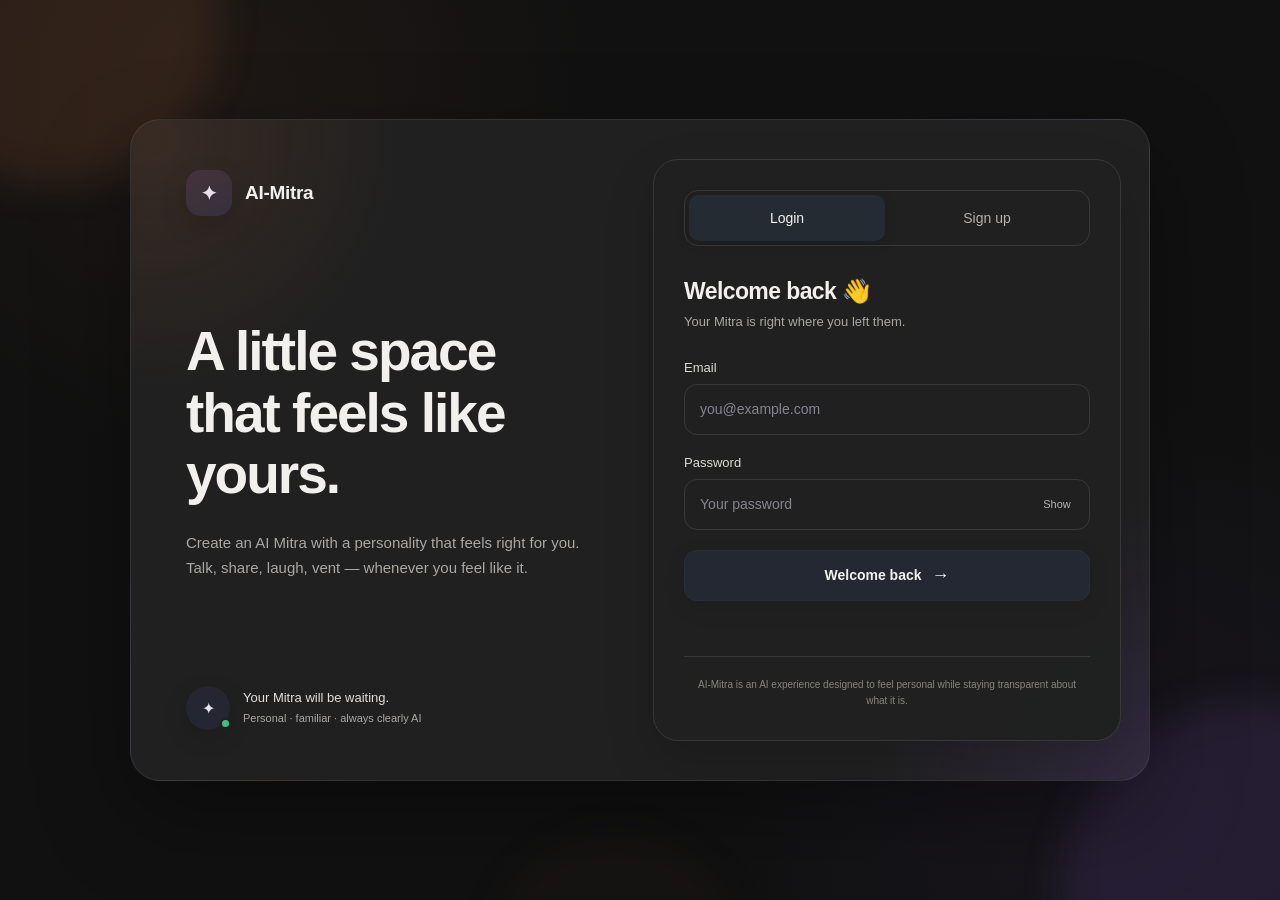
<file: frontend/index.html>
<!DOCTYPE html>
<html lang="en">
<head>
    <meta charset="UTF-8">
    <meta name="viewport" content="width=device-width, initial-scale=1.0">

    <title>AI-Mitra | Your Space to Talk</title>

    <link rel="stylesheet" href="style.css">
</head>

<body class="auth-page">

    <!-- Ambient Background -->
    <div class="ambient-orb orb-one"></div>
    <div class="ambient-orb orb-two"></div>
    <div class="ambient-orb orb-three"></div>

    <main class="auth-container">

        <!-- LEFT SIDE -->
        <section class="auth-intro">

            <div class="brand">
                <div class="brand-icon">✦</div>
                <span>AI-Mitra</span>
            </div>

            <div class="intro-content">

                <p class="eyebrow">
                    YOUR PERSONAL AI COMPANION
                </p>

                <h1>
                    A little space
                    <br>
                    that feels like
                    <span>yours.</span>
                </h1>

                <p class="intro-description">
                    Create an AI Mitra with a personality that feels
                    right for you. Talk, share, laugh, vent — whenever
                    you feel like it.
                </p>

            </div>

            <div class="mitra-presence">

                <div class="mini-avatar">
                    ✦
                    <span class="online-dot"></span>
                </div>

                <div>
                    <p>Your Mitra will be waiting.</p>
                    <span>
                        Personal · familiar · always clearly AI
                    </span>
                </div>

            </div>

        </section>


        <!-- RIGHT SIDE -->
        <section class="auth-card">

            <!-- Mobile Logo -->
            <div class="mobile-brand">
                <div class="brand-icon">✦</div>

                <div>
                    <strong>AI-Mitra</strong>
                    <span>Your space to talk</span>
                </div>
            </div>


            <!-- LOGIN / SIGNUP SWITCH -->
            <div class="auth-tabs">

                <button
                    type="button"
                    id="loginTab"
                    class="auth-tab active"
                >
                    Login
                </button>

                <button
                    type="button"
                    id="signupTab"
                    class="auth-tab"
                >
                    Sign up
                </button>

            </div>


            <!-- LOGIN -->
            <form id="loginForm" class="auth-form">

                <div class="form-heading">
                    <h2>Welcome back 👋</h2>

                    <p>
                        Your Mitra is right where you left them.
                    </p>
                </div>


                <div class="input-group">

                    <label for="loginEmail">
                        Email
                    </label>

                    <input
                        id="loginEmail"
                        type="email"
                        placeholder="you@example.com"
                        autocomplete="email"
                        required
                    >

                </div>


                <div class="input-group">

                    <label for="loginPassword">
                        Password
                    </label>

                    <div class="password-wrapper">

                        <input
                            id="loginPassword"
                            type="password"
                            placeholder="Your password"
                            autocomplete="current-password"
                            required
                        >

                        <button
                            type="button"
                            class="password-toggle"
                            data-target="loginPassword"
                        >
                            Show
                        </button>

                    </div>

                </div>


                <button
                    type="submit"
                    class="primary-button"
                >
                    Welcome back
                    <span>→</span>
                </button>

                <p
                    id="loginMessage"
                    class="form-message"
                ></p>

            </form>


            <!-- SIGNUP -->
            <form
                id="signupForm"
                class="auth-form hidden"
            >

                <div class="form-heading">

                    <h2>
                        Let's create your space ✨
                    </h2>

                    <p>
                        First you. Then we'll create your Mitra.
                    </p>

                </div>


                <div class="input-group">

                    <label for="signupName">
                        Your name
                    </label>

                    <input
                        id="signupName"
                        type="text"
                        placeholder="What should we call you?"
                        autocomplete="name"
                        maxlength="50"
                        required
                    >

                </div>


                <div class="input-group">

                    <label for="signupEmail">
                        Email
                    </label>

                    <input
                        id="signupEmail"
                        type="email"
                        placeholder="you@example.com"
                        autocomplete="email"
                        required
                    >

                </div>


                <div class="input-group">

                    <label for="signupPassword">
                        Create password
                    </label>

                    <div class="password-wrapper">

                        <input
                            id="signupPassword"
                            type="password"
                            placeholder="At least 6 characters"
                            autocomplete="new-password"
                            minlength="6"
                            required
                        >

                        <button
                            type="button"
                            class="password-toggle"
                            data-target="signupPassword"
                        >
                            Show
                        </button>

                    </div>

                </div>


                <button
                    type="submit"
                    class="primary-button"
                >
                    Create my space
                    <span>→</span>
                </button>

                <p
                    id="signupMessage"
                    class="form-message"
                ></p>

            </form>


            <div class="auth-footer">
                AI-Mitra is an AI experience designed to feel
                personal while staying transparent about what it is.
            </div>

        </section>

    </main>

    <script src="script.js"></script>

</body>
</html>
</file>
<file: frontend/style.css>
/* =========================================================
   AI-MITRA — CHAPTER 9.1
   WARM GRAPHITE AUTH THEME
   ========================================================= */

   * {
    margin: 0;
    padding: 0;
    box-sizing: border-box;
}

:root {
    /* Core surfaces */
    --page-bg: #111111;
    --shell-bg: #202020;
    --card-bg: #202120;
    --input-bg: #202020;

    /* Soft borders */
    --border: #383838;
    --border-soft: rgba(255, 255, 255, 0.08);
    --border-focus: #596170;

    /* Typography */
    --text: #f2f0ed;
    --muted: #aaa7a4;
    --muted-soft: #777573;

    /* Screenshot-inspired accents */
    --button: #242832;
    --button-hover: #2c313d;

    --warm-glow: rgba(126, 76, 49, 0.30);
    --violet-glow: rgba(93, 69, 143, 0.28);

    --icon-bg: #3a2d32;

    --green: #43bd8b;

    --shadow: 0 35px 90px rgba(0, 0, 0, 0.35);
}

html {
    min-height: 100%;
}

body {
    font-family:
        Inter,
        -apple-system,
        BlinkMacSystemFont,
        "Segoe UI",
        sans-serif;

    color: var(--text);
}


/* =========================================================
   AUTH PAGE
   ========================================================= */

.auth-page {
    position: relative;

    min-height: 100vh;

    display: flex;
    align-items: center;
    justify-content: center;

    padding: 34px;

    overflow-x: hidden;

    background:
        radial-gradient(
            circle at 18% 10%,
            rgba(117, 70, 45, 0.13),
            transparent 28%
        ),
        radial-gradient(
            circle at 88% 90%,
            rgba(83, 61, 128, 0.12),
            transparent 30%
        ),
        var(--page-bg);
}


/* =========================================================
   AMBIENT ORBS
   ========================================================= */

.ambient-orb {
    position: fixed;

    border-radius: 50%;

    pointer-events: none;

    filter: blur(20px);

    z-index: 0;

    animation: ambientFloat 12s ease-in-out infinite;
}


/* Warm brown — top left */

.orb-one {
    width: 330px;
    height: 330px;

    top: -145px;
    left: -110px;

    background: var(--warm-glow);

    opacity: 0.8;
}


/* Dusty violet — bottom right */

.orb-two {
    width: 390px;
    height: 390px;

    right: -170px;
    bottom: -190px;

    background: var(--violet-glow);

    opacity: 0.75;

    animation-delay: -4s;
}


/* Barely visible middle ambience */

.orb-three {
    width: 260px;
    height: 260px;

    left: 38%;
    bottom: -190px;

    background: rgba(120, 82, 66, 0.10);

    opacity: 0.55;

    animation-delay: -7s;
}


@keyframes ambientFloat {

    0%,
    100% {
        transform:
            translate3d(0, 0, 0)
            scale(1);
    }

    50% {
        transform:
            translate3d(18px, 12px, 0)
            scale(1.05);
    }
}


/* =========================================================
   MAIN SHELL
   ========================================================= */

.auth-container {
    position: relative;
    z-index: 1;

    width: 100%;
    max-width: 1020px;
    min-height: 660px;

    display: grid;
    grid-template-columns: 1fr 0.95fr;

    gap: 0;

    overflow: hidden;

    border: 1px solid var(--border-soft);

    border-radius: 30px;

    background:
        radial-gradient(
            circle at 2% 3%,
            rgba(129, 76, 47, 0.25),
            transparent 21%
        ),
        radial-gradient(
            circle at 100% 100%,
            rgba(89, 66, 137, 0.30),
            transparent 23%
        ),
        var(--shell-bg);

    box-shadow: var(--shadow);
}


/* =========================================================
   LEFT SIDE
   ========================================================= */

.auth-intro {
    min-height: 660px;

    padding: 50px 55px;

    display: flex;
    flex-direction: column;
    justify-content: space-between;
}


.brand {
    display: flex;
    align-items: center;

    gap: 13px;

    font-size: 19px;
    font-weight: 650;

    letter-spacing: -0.3px;
}


.brand-icon {
    width: 46px;
    height: 46px;

    display: flex;
    align-items: center;
    justify-content: center;

    border-radius: 15px;

    background:
        linear-gradient(
            145deg,
            #463239,
            #34313d
        );

    color: #e7e1ed;

    font-size: 19px;

    box-shadow:
        0 10px 28px rgba(0, 0, 0, 0.15);

    animation: brandFloat 4.5s ease-in-out infinite;
}


@keyframes brandFloat {

    0%,
    100% {
        transform:
            translateY(0)
            rotate(0deg);
    }

    50% {
        transform:
            translateY(-4px)
            rotate(3deg);
    }
}


.intro-content {
    max-width: 430px;
}


.eyebrow {
    display: none;
}


.intro-content h1 {
    margin-bottom: 24px;

    font-size: clamp(40px, 4.4vw, 55px);

    line-height: 1.12;

    letter-spacing: -2px;

    font-weight: 650;

    color: var(--text);
}


.intro-content h1 span {
    color: var(--text);
}


.intro-description {
    max-width: 400px;

    color: var(--muted);

    font-size: 15px;

    line-height: 1.7;
}


/* =========================================================
   MITRA PRESENCE
   ========================================================= */

.mitra-presence {
    display: flex;
    align-items: center;

    gap: 13px;
}


.mini-avatar {
    position: relative;

    flex-shrink: 0;

    width: 44px;
    height: 44px;

    display: flex;
    align-items: center;
    justify-content: center;

    border-radius: 50%;

    background: #242732;

    color: #e8e5ef;

    box-shadow:
        0 8px 25px rgba(0, 0, 0, 0.16);
}


.online-dot {
    position: absolute;

    right: -1px;
    bottom: 1px;

    width: 11px;
    height: 11px;

    border: 2px solid var(--shell-bg);

    border-radius: 50%;

    background: var(--green);

    animation: onlinePulse 2.6s ease-in-out infinite;
}


@keyframes onlinePulse {

    0%,
    100% {
        opacity: 1;
        transform: scale(1);
    }

    50% {
        opacity: 0.55;
        transform: scale(0.82);
    }
}


.mitra-presence p {
    margin-bottom: 3px;

    font-size: 13px;

    color: #e2dfdc;
}


.mitra-presence span {
    color: var(--muted);

    font-size: 11px;
}


/* =========================================================
   RIGHT AUTH CARD
   ========================================================= */

.auth-card {
    align-self: center;

    margin: 28px 28px 28px 0;

    padding: 30px;

    border: 1px solid var(--border);

    border-radius: 25px;

    background: rgba(31, 32, 31, 0.97);

    box-shadow:
        0 20px 50px rgba(0, 0, 0, 0.16);

    animation: cardEnter 0.55s ease both;
}


@keyframes cardEnter {

    from {
        opacity: 0;
        transform: translateY(10px);
    }

    to {
        opacity: 1;
        transform: translateY(0);
    }
}


/* =========================================================
   MOBILE BRAND
   ========================================================= */

.mobile-brand {
    display: none;

    align-items: center;

    gap: 12px;

    margin-bottom: 25px;
}


.mobile-brand > div:last-child {
    display: flex;
    flex-direction: column;

    gap: 3px;
}


.mobile-brand strong {
    font-size: 16px;
}


.mobile-brand span {
    color: var(--muted);

    font-size: 11px;
}


/* =========================================================
   TABS
   ========================================================= */

.auth-tabs {
    display: grid;
    grid-template-columns: 1fr 1fr;

    gap: 4px;

    padding: 4px;

    margin-bottom: 32px;

    border: 1px solid var(--border);

    border-radius: 14px;

    background: #202020;
}


.auth-tab {
    min-height: 46px;

    border: 0;

    border-radius: 10px;

    background: transparent;

    color: #b4b1ae;

    font-family: inherit;
    font-size: 14px;
    font-weight: 500;

    cursor: pointer;

    transition:
        background 0.22s ease,
        color 0.22s ease,
        transform 0.22s ease;
}


.auth-tab:hover {
    color: var(--text);
}


.auth-tab.active {
    background: #242b33;

    color: #f4f2ef;

    box-shadow:
        0 4px 14px rgba(0, 0, 0, 0.10);
}


/* =========================================================
   FORMS
   ========================================================= */

.auth-form {
    animation: formEnter 0.3s ease both;
}


.auth-form.hidden {
    display: none;
}


@keyframes formEnter {

    from {
        opacity: 0;
        transform: translateY(6px);
    }

    to {
        opacity: 1;
        transform: translateY(0);
    }
}


.form-heading {
    margin-bottom: 27px;
}


.form-heading h2 {
    margin-bottom: 7px;

    font-size: 23px;
    font-weight: 620;

    letter-spacing: -0.6px;
}


.form-heading p {
    color: var(--muted);

    font-size: 13px;

    line-height: 1.55;
}


/* =========================================================
   INPUTS
   ========================================================= */

.input-group {
    margin-bottom: 20px;
}


.input-group label {
    display: block;

    margin-bottom: 9px;

    color: #dedbd7;

    font-size: 13px;
    font-weight: 500;
}


.input-group input {
    width: 100%;
    min-height: 51px;

    padding: 0 15px;

    border: 1px solid var(--border);

    border-radius: 13px;

    outline: none;

    background: var(--input-bg);

    color: var(--text);

    font-family: inherit;
    font-size: 14px;

    transition:
        border-color 0.2s ease,
        background 0.2s ease,
        box-shadow 0.2s ease;
}


.input-group input::placeholder {
    color: #85858e;
}


.input-group input:hover {
    border-color: #484848;
}


.input-group input:focus {
    border-color: var(--border-focus);

    background: #212224;

    box-shadow:
        0 0 0 3px rgba(85, 94, 109, 0.12);
}


/* =========================================================
   PASSWORD
   ========================================================= */

.password-wrapper {
    position: relative;
}


.password-wrapper input {
    padding-right: 68px;
}


.password-toggle {
    position: absolute;

    top: 50%;
    right: 9px;

    transform: translateY(-50%);

    min-width: 48px;
    min-height: 34px;

    border: 0;

    border-radius: 8px;

    background: transparent;

    color: #b5b2ae;

    font-family: inherit;
    font-size: 11px;

    cursor: pointer;

    transition:
        color 0.2s ease,
        background 0.2s ease;
}


.password-toggle:hover {
    color: white;

    background: rgba(255, 255, 255, 0.04);
}


/* =========================================================
   MAIN BUTTON
   ========================================================= */

.primary-button {
    width: 100%;
    min-height: 51px;

    margin-top: 4px;

    display: flex;
    align-items: center;
    justify-content: center;

    gap: 10px;

    border: 1px solid rgba(255, 255, 255, 0.025);

    border-radius: 13px;

    background: var(--button);

    color: #f4f2ef;

    font-family: inherit;
    font-size: 14px;
    font-weight: 550;

    cursor: pointer;

    box-shadow:
        0 7px 22px rgba(0, 0, 0, 0.10);

    transition:
        transform 0.2s ease,
        background 0.2s ease,
        box-shadow 0.2s ease;
}


.primary-button span {
    font-size: 18px;

    transition: transform 0.2s ease;
}


.primary-button:hover {
    transform: translateY(-2px);

    background: var(--button-hover);

    box-shadow:
        0 10px 28px rgba(0, 0, 0, 0.17);
}


.primary-button:hover span {
    transform: translateX(3px);
}


.primary-button:active {
    transform: translateY(0);
}


/* =========================================================
   MESSAGES + FOOTER
   ========================================================= */

.form-message {
    min-height: 20px;

    margin-top: 13px;

    color: var(--muted);

    text-align: center;

    font-size: 11px;
}


.auth-footer {
    margin-top: 22px;

    padding: 20px 10px 0;

    border-top: 1px solid var(--border);

    color: #888581;

    text-align: center;

    font-size: 10px;

    line-height: 1.65;
}


/* =========================================================
   RESPONSIVE
   ========================================================= */

@media (max-width: 850px) {

    .auth-page {
        padding: 24px;
    }

    .auth-container {
        max-width: 520px;
        min-height: auto;

        display: block;
    }

    .auth-intro {
        display: none;
    }

    .mobile-brand {
        display: flex;
    }

    .auth-card {
        margin: 20px;

        padding: 30px;
    }
}


@media (max-width: 520px) {

    .auth-page {
        align-items: flex-start;

        padding: 14px;

        padding-top: 25px;
    }

    .auth-container {
        border-radius: 24px;
    }

    .auth-card {
        margin: 12px;

        padding: 24px 20px;

        border-radius: 20px;
    }

    .brand-icon {
        width: 42px;
        height: 42px;

        border-radius: 13px;
    }

    .form-heading h2 {
        font-size: 21px;
    }
}


/* =========================================================
   REDUCED MOTION
   ========================================================= */

@media (prefers-reduced-motion: reduce) {

    *,
    *::before,
    *::after {
        animation-duration: 0.01ms !important;
        animation-iteration-count: 1 !important;
        transition-duration: 0.01ms !important;
    }
}


/* =========================================================
   EXISTING ONBOARDING — TEMPORARILY PRESERVED
   ========================================================= */

.onboarding {
    width: 90%;
    max-width: 700px;
    margin: 60px auto;
}

.onboarding-header {
    text-align: center;
    margin-bottom: 40px;
}

.onboarding-header h1 {
    font-size: 42px;
    margin-bottom: 15px;
}

.onboarding-header p {
    color: #a9b1ba;
    font-size: 17px;
    line-height: 1.6;
}

#mitraForm {
    background: #161b22;
    padding: 35px;
    border-radius: 18px;
}

.form-group {
    margin-bottom: 30px;
}

.form-group > label {
    display: block;
    font-size: 16px;
    font-weight: bold;
    margin-bottom: 12px;
}

.onboarding input[type="text"],
.onboarding textarea {
    width: 100%;
    background: #0d1117;
    color: white;
    border: 1px solid #30363d;
    border-radius: 10px;
    padding: 14px;
    font-size: 15px;
}

.onboarding textarea {
    resize: vertical;
}

.identity-options,
.personality-options {
    display: flex;
    flex-wrap: wrap;
    gap: 12px;
}

.identity-options label,
.personality-options label {
    background: #0d1117;
    border: 1px solid #30363d;
    padding: 11px 15px;
    border-radius: 10px;
    cursor: pointer;
}

.create-button {
    width: 100%;
    margin-top: 5px;
}




/* =========================================================
   AI-MITRA — CHAPTER 9.2
   MY MITRAS DASHBOARD
   ========================================================= */

   .dashboard-page {
    position: relative;
    min-height: 100vh;
    overflow-x: hidden;
    background:
        radial-gradient(
            circle at 8% 5%,
            rgba(117, 70, 45, 0.12),
            transparent 27%
        ),
        radial-gradient(
            circle at 92% 90%,
            rgba(83, 61, 128, 0.12),
            transparent 30%
        ),
        var(--page-bg);

    color: var(--text);
}


/* =========================================================
   AMBIENT BACKGROUND
   ========================================================= */

.dashboard-orb {
    position: fixed;
    z-index: 0;

    border-radius: 50%;

    pointer-events: none;

    filter: blur(30px);

    animation: dashboardFloat 12s ease-in-out infinite;
}

.dashboard-orb-one {
    width: 360px;
    height: 360px;

    top: -180px;
    left: -140px;

    background: var(--warm-glow);

    opacity: 0.6;
}

.dashboard-orb-two {
    width: 420px;
    height: 420px;

    right: -200px;
    bottom: -210px;

    background: var(--violet-glow);

    opacity: 0.55;

    animation-delay: -5s;
}

@keyframes dashboardFloat {

    0%,
    100% {
        transform: translate3d(0, 0, 0) scale(1);
    }

    50% {
        transform: translate3d(15px, 12px, 0) scale(1.04);
    }
}


/* =========================================================
   DASHBOARD SHELL
   ========================================================= */

.dashboard-shell {
    position: relative;
    z-index: 1;

    width: min(1180px, calc(100% - 48px));

    margin: 0 auto;

    padding-bottom: 45px;
}


/* =========================================================
   HEADER
   ========================================================= */

.dashboard-header {
    min-height: 105px;

    display: flex;
    align-items: center;
    justify-content: space-between;

    border-bottom: 1px solid var(--border-soft);
}

.dashboard-brand {
    display: flex;
    align-items: center;

    gap: 12px;

    font-size: 18px;
    font-weight: 650;
}

.dashboard-brand .brand-icon {
    width: 42px;
    height: 42px;

    border-radius: 14px;

    font-size: 17px;
}

.dashboard-user {
    display: flex;
    align-items: center;

    gap: 12px;
}

.user-text {
    display: flex;
    flex-direction: column;

    text-align: right;

    gap: 2px;
}

.user-text span {
    color: var(--muted);

    font-size: 10px;
}

.user-text strong {
    font-size: 13px;
    font-weight: 600;
}

.user-avatar {
    width: 40px;
    height: 40px;

    display: flex;
    align-items: center;
    justify-content: center;

    border: 1px solid var(--border);

    border-radius: 50%;

    background: #252526;

    color: #ddd9d4;

    font-size: 13px;
    font-weight: 650;
}


/* =========================================================
   WELCOME
   ========================================================= */

.dashboard-welcome {
    padding: 70px 0 55px;
}

.dashboard-label {
    margin-bottom: 14px;

    color: #918c87;

    font-size: 10px;
    font-weight: 700;

    letter-spacing: 2px;
}

.dashboard-welcome h1 {
    margin-bottom: 12px;

    font-size: clamp(36px, 5vw, 55px);

    line-height: 1.08;

    letter-spacing: -2px;

    font-weight: 620;
}

.dashboard-welcome h1 span {
    color: #bbb5af;
}

.dashboard-welcome > p:last-child {
    color: var(--muted);

    font-size: 15px;
}


/* =========================================================
   SECTION HEADING
   ========================================================= */

.mitras-section {
    padding-bottom: 65px;
}

.section-heading {
    display: flex;
    align-items: flex-end;
    justify-content: space-between;

    gap: 20px;

    margin-bottom: 24px;
}

.section-heading h2 {
    margin-bottom: 5px;

    font-size: 20px;
    font-weight: 600;
}

.section-heading p {
    color: var(--muted);

    font-size: 12px;
}

.create-mitra-top {
    min-height: 42px;

    display: flex;
    align-items: center;
    justify-content: center;

    gap: 8px;

    padding: 0 16px;

    border: 1px solid var(--border);

    border-radius: 11px;

    background: #202121;

    color: #e7e3df;

    font-family: inherit;
    font-size: 12px;
    font-weight: 550;

    cursor: pointer;

    transition:
        transform 0.2s ease,
        background 0.2s ease,
        border-color 0.2s ease;
}

.create-mitra-top span {
    font-size: 18px;
    font-weight: 300;
}

.create-mitra-top:hover {
    transform: translateY(-2px);

    background: #282929;

    border-color: #4b4b4b;
}


/* =========================================================
   MITRA GRID
   ========================================================= */

.mitra-grid {
    display: grid;
    grid-template-columns: repeat(2, minmax(0, 1fr));

    gap: 20px;
}


/* =========================================================
   EXISTING MITRA CARD
   ========================================================= */

.mitra-card {
    position: relative;

    min-height: 355px;

    display: flex;
    flex-direction: column;

    padding: 26px;

    overflow: hidden;

    border: 1px solid var(--border);

    border-radius: 22px;

    background:
        radial-gradient(
            circle at 0% 0%,
            rgba(116, 70, 47, 0.09),
            transparent 32%
        ),
        #1c1d1d;

    box-shadow:
        0 18px 45px rgba(0, 0, 0, 0.12);

    transition:
        transform 0.25s ease,
        border-color 0.25s ease,
        box-shadow 0.25s ease;
}

.mitra-card:hover {
    transform: translateY(-4px);

    border-color: #484848;

    box-shadow:
        0 25px 55px rgba(0, 0, 0, 0.18);
}

.mitra-card-top {
    display: flex;
    align-items: flex-start;
    justify-content: space-between;

    margin-bottom: 25px;
}

.dashboard-mitra-avatar {
    position: relative;

    width: 54px;
    height: 54px;

    display: flex;
    align-items: center;
    justify-content: center;

    border-radius: 50%;

    background:
        linear-gradient(
            145deg,
            #292b35,
            #37303b
        );

    color: #e5e1e9;

    font-size: 19px;

    box-shadow:
        0 10px 28px rgba(0, 0, 0, 0.15);

    animation: mitraIdle 4.5s ease-in-out infinite;
}

@keyframes mitraIdle {

    0%,
    100% {
        transform: translateY(0);
    }

    50% {
        transform: translateY(-3px);
    }
}

.mitra-online {
    position: absolute;

    right: 1px;
    bottom: 1px;

    width: 12px;
    height: 12px;

    border: 3px solid #1c1d1d;

    border-radius: 50%;

    background: var(--green);

    animation: onlinePulse 2.6s ease-in-out infinite;
}

.mitra-menu {
    width: 38px;
    height: 38px;

    border: 0;

    border-radius: 10px;

    background: transparent;

    color: #888581;

    font-family: inherit;
    font-size: 15px;

    cursor: pointer;

    transition:
        color 0.2s ease,
        background 0.2s ease;
}

.mitra-menu:hover {
    color: white;

    background: rgba(255, 255, 255, 0.045);
}


/* =========================================================
   MITRA INFO
   ========================================================= */

.mitra-info {
    margin-bottom: 22px;
}

.mitra-name-row {
    display: flex;
    align-items: center;

    gap: 10px;

    margin-bottom: 8px;
}

.mitra-name-row h3 {
    font-size: 22px;
    font-weight: 620;
}

.ai-badge {
    padding: 4px 7px;

    border: 1px solid #3d3e40;

    border-radius: 6px;

    background: #242529;

    color: #aaa7a4;

    font-size: 8px;
    font-weight: 650;

    letter-spacing: 0.5px;

    text-transform: uppercase;
}

.mitra-personality {
    margin-bottom: 14px;

    color: #bbb7b2;

    font-size: 11px;
}

.mitra-description {
    max-width: 440px;

    color: var(--muted);

    font-size: 13px;

    line-height: 1.7;
}


/* =========================================================
   MEMORY HINT
   ========================================================= */

.mitra-memory-hint {
    display: flex;
    align-items: center;

    gap: 8px;

    margin-top: auto;
    margin-bottom: 17px;

    color: #898681;

    font-size: 10px;
}

.mitra-memory-hint > span {
    color: #aaa2b1;
}


/* =========================================================
   CONTINUE BUTTON
   ========================================================= */

.continue-button {
    width: 100%;
    min-height: 47px;

    display: flex;
    align-items: center;
    justify-content: center;

    gap: 9px;

    border: 1px solid rgba(255, 255, 255, 0.025);

    border-radius: 12px;

    background: var(--button);

    color: #f0eeeb;

    font-family: inherit;
    font-size: 12px;
    font-weight: 550;

    cursor: pointer;

    transition:
        transform 0.2s ease,
        background 0.2s ease,
        box-shadow 0.2s ease;
}

.continue-button > span {
    font-size: 17px;

    transition: transform 0.2s ease;
}

.continue-button:hover {
    transform: translateY(-2px);

    background: var(--button-hover);

    box-shadow:
        0 10px 25px rgba(0, 0, 0, 0.13);
}

.continue-button:hover > span {
    transform: translateX(3px);
}


/* =========================================================
   CREATE NEW MITRA CARD
   ========================================================= */

.new-mitra-card {
    min-height: 355px;

    display: flex;
    flex-direction: column;
    align-items: center;
    justify-content: center;

    padding: 30px;

    border: 1px dashed #404040;

    border-radius: 22px;

    background:
        radial-gradient(
            circle at 100% 100%,
            rgba(83, 61, 128, 0.08),
            transparent 35%
        ),
        rgba(28, 29, 29, 0.55);

    color: var(--text);

    font-family: inherit;
    text-align: center;

    cursor: pointer;

    transition:
        transform 0.25s ease,
        background 0.25s ease,
        border-color 0.25s ease;
}

.new-mitra-card:hover {
    transform: translateY(-4px);

    border-color: #5a565f;

    background:
        radial-gradient(
            circle at 100% 100%,
            rgba(83, 61, 128, 0.13),
            transparent 38%
        ),
        #1d1e1e;
}

.new-mitra-icon {
    width: 54px;
    height: 54px;

    display: flex;
    align-items: center;
    justify-content: center;

    margin-bottom: 19px;

    border: 1px solid #454545;

    border-radius: 50%;

    background: #252626;

    color: #c3bfba;

    font-size: 27px;
    font-weight: 200;

    transition:
        transform 0.25s ease,
        background 0.25s ease;
}

.new-mitra-card:hover .new-mitra-icon {
    transform: rotate(8deg) scale(1.05);

    background: #2b2c2c;
}

.new-mitra-card h3 {
    margin-bottom: 9px;

    font-size: 17px;
    font-weight: 600;
}

.new-mitra-card p {
    max-width: 260px;

    margin-bottom: 18px;

    color: var(--muted);

    font-size: 12px;

    line-height: 1.65;
}

.create-text {
    color: #aaa6a1;

    font-size: 10px;
}


/* =========================================================
   FOOTER
   ========================================================= */

.dashboard-footer {
    display: flex;
    align-items: center;
    justify-content: space-between;

    gap: 20px;

    padding-top: 25px;

    border-top: 1px solid var(--border-soft);

    color: #6f6c69;

    font-size: 10px;
}

.dashboard-footer > span {
    color: #85817d;
}


/* =========================================================
   RESPONSIVE DASHBOARD
   ========================================================= */

@media (max-width: 760px) {

    .dashboard-shell {
        width: min(100% - 30px, 600px);
    }

    .dashboard-header {
        min-height: 90px;
    }

    .user-text {
        display: none;
    }

    .dashboard-welcome {
        padding: 50px 0 42px;
    }

    .mitra-grid {
        grid-template-columns: 1fr;
    }

    .section-heading {
        align-items: center;
    }
}


@media (max-width: 480px) {

    .dashboard-shell {
        width: calc(100% - 24px);
    }

    .dashboard-brand > span {
        font-size: 16px;
    }

    .dashboard-welcome h1 {
        font-size: 36px;

        letter-spacing: -1.5px;
    }

    .dashboard-welcome {
        padding: 42px 0 36px;
    }

    .section-heading p {
        display: none;
    }

    .create-mitra-top {
        padding: 0 12px;
    }

    .mitra-card,
    .new-mitra-card {
        min-height: 330px;

        padding: 22px;
    }

    .dashboard-footer {
        flex-direction: column;
        align-items: flex-start;

        gap: 7px;
    }
}






/* =========================================================
   AI-MITRA — CHAPTER 9.3
   CREATE YOUR MITRA
   ========================================================= */

   .create-page {
    position: relative;
    min-height: 100vh;
    overflow-x: hidden;

    background:
        radial-gradient(
            circle at 8% 5%,
            rgba(117, 70, 45, 0.12),
            transparent 27%
        ),
        radial-gradient(
            circle at 92% 90%,
            rgba(83, 61, 128, 0.12),
            transparent 30%
        ),
        var(--page-bg);

    color: var(--text);
}


/* -------------------------
   AMBIENT BACKGROUND
------------------------- */

.create-orb {
    position: fixed;
    z-index: 0;

    border-radius: 50%;
    pointer-events: none;
    filter: blur(35px);

    animation: createFloat 12s ease-in-out infinite;
}

.create-orb-one {
    width: 360px;
    height: 360px;

    top: -180px;
    left: -150px;

    background: var(--warm-glow);
    opacity: 0.55;
}

.create-orb-two {
    width: 430px;
    height: 430px;

    right: -210px;
    bottom: -220px;

    background: var(--violet-glow);
    opacity: 0.55;

    animation-delay: -5s;
}

@keyframes createFloat {
    0%,
    100% {
        transform: translate3d(0, 0, 0) scale(1);
    }

    50% {
        transform: translate3d(18px, 12px, 0) scale(1.04);
    }
}


/* -------------------------
   MAIN SHELL
------------------------- */

.create-shell {
    position: relative;
    z-index: 1;

    width: min(1180px, calc(100% - 48px));

    margin: 0 auto;
    padding-bottom: 70px;
}


/* -------------------------
   HEADER
------------------------- */

.create-header {
    min-height: 100px;

    display: flex;
    align-items: center;
    justify-content: space-between;

    border-bottom: 1px solid var(--border-soft);
}

.back-button {
    min-height: 42px;

    display: flex;
    align-items: center;

    gap: 8px;

    padding: 0 13px;

    border: 1px solid transparent;
    border-radius: 10px;

    background: transparent;

    color: var(--muted);

    font-family: inherit;
    font-size: 12px;

    cursor: pointer;

    transition:
        color 0.2s ease,
        background 0.2s ease,
        border-color 0.2s ease;
}

.back-button span {
    font-size: 16px;

    transition: transform 0.2s ease;
}

.back-button:hover {
    color: var(--text);

    background: rgba(255, 255, 255, 0.035);
    border-color: var(--border-soft);
}

.back-button:hover span {
    transform: translateX(-3px);
}

.create-brand {
    display: flex;
    align-items: center;

    gap: 11px;

    font-size: 15px;
    font-weight: 650;
}

.create-brand .brand-icon {
    width: 39px;
    height: 39px;

    border-radius: 13px;

    font-size: 15px;
}


/* -------------------------
   INTRO
------------------------- */

.create-intro {
    padding: 65px 0 50px;

    max-width: 700px;
}

.create-label {
    margin-bottom: 15px;

    color: #928c87;

    font-size: 10px;
    font-weight: 700;

    letter-spacing: 2px;
}

.create-intro h1 {
    margin-bottom: 18px;

    font-size: clamp(39px, 5vw, 56px);

    line-height: 1.08;

    letter-spacing: -2.2px;

    font-weight: 620;
}

.create-intro h1 span {
    color: #bbb5af;
}

.create-intro > p:last-child {
    max-width: 560px;

    color: var(--muted);

    font-size: 14px;

    line-height: 1.7;
}


/* -------------------------
   TWO-COLUMN LAYOUT
------------------------- */

.creator-layout {
    display: grid;

    grid-template-columns:
        minmax(0, 1.3fr)
        minmax(310px, 0.7fr);

    align-items: start;

    gap: 25px;
}


/* -------------------------
   FORM CARD
------------------------- */

.mitra-creator-form {
    padding: 32px;

    border: 1px solid var(--border);

    border-radius: 24px;

    background:
        radial-gradient(
            circle at 0% 0%,
            rgba(117, 70, 45, 0.07),
            transparent 25%
        ),
        #1c1d1d;

    box-shadow:
        0 20px 50px rgba(0, 0, 0, 0.12);
}


/* -------------------------
   FORM SECTIONS
------------------------- */

.creator-section {
    padding-bottom: 30px;

    margin-bottom: 30px;

    border-bottom: 1px solid var(--border-soft);
}

.creator-section-heading {
    display: flex;
    align-items: flex-start;

    gap: 14px;

    margin-bottom: 19px;
}

.section-number {
    flex-shrink: 0;

    min-width: 29px;
    height: 29px;

    display: flex;
    align-items: center;
    justify-content: center;

    border: 1px solid #3c3d3d;

    border-radius: 9px;

    background: #242525;

    color: #8e8a85;

    font-size: 9px;
    font-weight: 700;
}

.creator-section-heading h2 {
    margin-bottom: 5px;

    font-size: 15px;
    font-weight: 600;
}

.creator-section-heading p {
    color: var(--muted);

    font-size: 11px;

    line-height: 1.5;
}


/* -------------------------
   TEXT INPUT + TEXTAREA
------------------------- */

.creator-input-wrap {
    position: relative;
}

.creator-input-wrap input,
.creator-input-wrap textarea {
    width: 100%;

    border: 1px solid var(--border);

    border-radius: 13px;

    outline: none;

    background: #171818;

    color: var(--text);

    font-family: inherit;
    font-size: 14px;

    transition:
        border-color 0.2s ease,
        background 0.2s ease,
        box-shadow 0.2s ease;
}

.creator-input-wrap input {
    min-height: 52px;

    padding: 0 15px;
}

.creator-input-wrap textarea {
    min-height: 135px;

    padding: 15px 15px 32px;

    resize: vertical;

    line-height: 1.6;
}

.creator-input-wrap input::placeholder,
.creator-input-wrap textarea::placeholder {
    color: #73716f;
}

.creator-input-wrap input:hover,
.creator-input-wrap textarea:hover {
    border-color: #484848;
}

.creator-input-wrap input:focus,
.creator-input-wrap textarea:focus {
    border-color: #596170;

    background: #1c1d1e;

    box-shadow:
        0 0 0 3px rgba(85, 94, 109, 0.11);
}

.character-count {
    position: absolute;

    right: 12px;
    bottom: 10px;

    color: #6e6b68;

    font-size: 9px;
}


/* -------------------------
   PREMIUM CHOICE CHIPS
------------------------- */

.premium-options {
    display: flex;
    flex-wrap: wrap;

    gap: 9px;
}

.choice-chip {
    position: relative;

    cursor: pointer;
}

.choice-chip input {
    position: absolute;

    opacity: 0;
    pointer-events: none;
}

.choice-chip > span {
    min-height: 41px;

    display: flex;
    align-items: center;
    justify-content: center;

    padding: 0 14px;

    border: 1px solid #3b3c3c;

    border-radius: 11px;

    background: #1a1b1b;

    color: #aaa7a3;

    font-size: 11px;
    font-weight: 500;

    transition:
        transform 0.18s ease,
        color 0.18s ease,
        background 0.18s ease,
        border-color 0.18s ease,
        box-shadow 0.18s ease;
}

.choice-chip:hover > span {
    color: #e4e1dd;

    border-color: #4b4b4b;

    background: #202121;

    transform: translateY(-1px);
}


/* Selected chip */

.choice-chip input:checked + span {
    color: #f0eeeb;

    border-color: #51545b;

    background: #282b31;

    box-shadow:
        inset 0 0 0 1px rgba(255, 255, 255, 0.025);
}


/* Tiny check mark for selected personality */

.personality-options .choice-chip input:checked + span::before {
    content: "✓";

    margin-right: 6px;

    color: #a9b2c1;

    font-size: 9px;
}


/* Keyboard accessibility */

.choice-chip input:focus-visible + span {
    outline: 2px solid #667080;
    outline-offset: 2px;
}


/* -------------------------
   CREATE BUTTON
------------------------- */

.meet-mitra-button {
    width: 100%;
    min-height: 53px;

    display: flex;
    align-items: center;
    justify-content: center;

    gap: 10px;

    border: 1px solid rgba(255, 255, 255, 0.03);

    border-radius: 13px;

    background: var(--button);

    color: #f3f1ee;

    font-family: inherit;
    font-size: 13px;
    font-weight: 570;

    cursor: pointer;

    box-shadow:
        0 10px 25px rgba(0, 0, 0, 0.12);

    transition:
        transform 0.2s ease,
        background 0.2s ease,
        box-shadow 0.2s ease;
}

.meet-mitra-button:hover {
    transform: translateY(-2px);

    background: var(--button-hover);

    box-shadow:
        0 14px 30px rgba(0, 0, 0, 0.17);
}

.meet-mitra-button:active {
    transform: translateY(0);
}

.meet-star {
    font-size: 15px;

    transition: transform 0.25s ease;
}

.meet-mitra-button:hover .meet-star {
    transform: rotate(15deg) scale(1.12);
}

.create-message {
    min-height: 18px;

    margin-top: 12px;

    color: var(--muted);

    text-align: center;

    font-size: 10px;
}


/* =========================================================
   LIVE PREVIEW
   ========================================================= */

.mitra-preview-wrap {
    position: sticky;

    top: 25px;
}

.preview-label {
    margin: 0 0 10px 5px;

    color: #797571;

    font-size: 9px;
    font-weight: 700;

    letter-spacing: 1.6px;
}

.mitra-preview-card {
    position: relative;

    min-height: 470px;

    display: flex;
    flex-direction: column;
    align-items: center;

    overflow: hidden;

    padding: 35px 27px 25px;

    border: 1px solid var(--border);

    border-radius: 24px;

    background:
        radial-gradient(
            circle at 50% 0%,
            rgba(110, 72, 56, 0.12),
            transparent 32%
        ),
        radial-gradient(
            circle at 100% 100%,
            rgba(79, 62, 116, 0.10),
            transparent 35%
        ),
        #1c1d1d;

    text-align: center;

    box-shadow:
        0 20px 50px rgba(0, 0, 0, 0.13);
}

.preview-glow {
    position: absolute;

    width: 150px;
    height: 150px;

    top: -95px;

    border-radius: 50%;

    background: rgba(130, 81, 58, 0.18);

    filter: blur(30px);

    pointer-events: none;
}

.preview-avatar {
    position: relative;

    width: 70px;
    height: 70px;

    display: flex;
    align-items: center;
    justify-content: center;

    margin-bottom: 18px;

    border-radius: 50%;

    background:
        linear-gradient(
            145deg,
            #292b35,
            #3b323d
        );

    color: #e8e3ea;

    font-size: 23px;

    box-shadow:
        0 15px 35px rgba(0, 0, 0, 0.20);

    animation: previewIdle 4.5s ease-in-out infinite;
}

@keyframes previewIdle {
    0%,
    100% {
        transform: translateY(0);
    }

    50% {
        transform: translateY(-4px);
    }
}

.preview-online {
    position: absolute;

    right: 3px;
    bottom: 4px;

    width: 13px;
    height: 13px;

    border: 3px solid #1c1d1d;

    border-radius: 50%;

    background: var(--green);

    animation: onlinePulse 2.6s ease-in-out infinite;
}

.preview-ai-label {
    margin-bottom: 8px;

    color: #77736f;

    font-size: 8px;
    font-weight: 700;

    letter-spacing: 1.4px;
}

.mitra-preview-card h2 {
    margin-bottom: 5px;

    font-size: 25px;
    font-weight: 620;

    letter-spacing: -0.7px;
}

.preview-identity {
    margin-bottom: 18px;

    color: var(--muted);

    font-size: 10px;
}


/* Preview traits */

.preview-traits {
    min-height: 29px;

    display: flex;
    flex-wrap: wrap;
    align-items: center;
    justify-content: center;

    gap: 6px;

    margin-bottom: 24px;
}

.preview-traits span {
    padding: 5px 8px;

    border: 1px solid #383939;

    border-radius: 7px;

    background: #222323;

    color: #999692;

    font-size: 8px;
}


/* Preview greeting */

.preview-message {
    position: relative;

    width: 100%;

    padding: 19px 17px;

    margin-bottom: 17px;

    border: 1px solid #343535;

    border-radius: 14px;

    background: #191a1a;

    color: #bbb7b2;

    text-align: left;
}

.preview-message p {
    font-size: 11px;

    line-height: 1.65;
}

.preview-quote {
    position: absolute;

    top: 4px;
    left: 9px;

    color: #4c4946;

    font-size: 25px;
}


/* Memory hint */

.preview-memory {
    width: 100%;

    display: flex;
    align-items: center;

    gap: 8px;

    padding: 11px 13px;

    margin-bottom: 20px;

    border-radius: 10px;

    background: rgba(255, 255, 255, 0.025);

    color: #85817d;

    text-align: left;
}

.preview-memory > span {
    color: #aaa2ad;

    font-size: 10px;
}

.preview-memory p {
    font-size: 9px;
}


/* Bottom status */

.preview-footer {
    width: 100%;

    display: flex;
    align-items: center;
    justify-content: center;

    gap: 7px;

    margin-top: auto;

    padding-top: 17px;

    border-top: 1px solid var(--border-soft);

    color: #716e6a;

    font-size: 8px;
}

.preview-status-dot {
    width: 6px;
    height: 6px;

    border-radius: 50%;

    background: var(--green);
}


/* =========================================================
   RESPONSIVE
   ========================================================= */

@media (max-width: 900px) {

    .creator-layout {
        grid-template-columns: 1fr;
    }

    .mitra-preview-wrap {
        position: static;

        order: -1;
    }

    .mitra-preview-card {
        min-height: auto;

        max-width: 560px;
    }
}


@media (max-width: 600px) {

    .create-shell {
        width: calc(100% - 28px);
    }

    .create-header {
        min-height: 85px;
    }

    .create-brand > span {
        display: none;
    }

    .create-intro {
        padding: 45px 0 38px;
    }

    .create-intro h1 {
        font-size: 36px;

        letter-spacing: -1.5px;
    }

    .mitra-creator-form {
        padding: 23px 18px;

        border-radius: 20px;
    }

    .creator-section-heading {
        gap: 11px;
    }

    .premium-options {
        gap: 7px;
    }

    .choice-chip > span {
        min-height: 39px;

        padding: 0 11px;
    }

    .mitra-preview-card {
        padding: 28px 20px 22px;

        border-radius: 20px;
    }
}


/* =========================================================
   DASHBOARD — EDIT MITRA ACTION
   ========================================================= */

   .mitra-actions {
    display: flex;
    flex-direction: column;
    gap: 10px;
}

.edit-mitra-button {
    align-self: center;

    padding: 7px 12px;

    border: none;
    border-radius: 8px;

    background: transparent;

    color: #85817d;

    font-family: inherit;
    font-size: 10px;
    font-weight: 500;

    cursor: pointer;

    transition:
        color 0.2s ease,
        background 0.2s ease,
        transform 0.2s ease;
}

.edit-mitra-button:hover {
    color: #d5d1cc;

    background: rgba(255, 255, 255, 0.035);

    transform: translateY(-1px);
}

.edit-mitra-button:active {
    transform: translateY(0);
}



/* =========================================================
   CHAPTER 9.4 — CHAT UI
   Warm Graphite / Cozy Charcoal
   ========================================================= */

   .chat-page {
    min-height: 100vh;
    margin: 0;
    overflow: hidden;
    background:
        radial-gradient(
            circle at 12% 8%,
            rgba(126, 76, 49, 0.18),
            transparent 32%
        ),
        radial-gradient(
            circle at 88% 92%,
            rgba(93, 69, 143, 0.16),
            transparent 34%
        ),
        #111111;
    color: var(--text);
}


/* =========================================================
   AMBIENCE
   ========================================================= */

.chat-ambient {
    position: fixed;
    width: 420px;
    height: 420px;
    border-radius: 50%;
    filter: blur(110px);
    pointer-events: none;
    opacity: 0.55;
    z-index: 0;
}

.chat-ambient-warm {
    top: -180px;
    left: -130px;
    background: rgba(126, 76, 49, 0.28);
}

.chat-ambient-violet {
    right: -170px;
    bottom: -190px;
    background: rgba(93, 69, 143, 0.24);
}


/* =========================================================
   MAIN SHELL
   ========================================================= */

.chat-shell {
    position: relative;
    z-index: 1;
    display: grid;
    grid-template-columns: 255px minmax(0, 1fr);
    width: calc(100% - 36px);
    max-width: 1450px;
    height: calc(100vh - 36px);
    margin: 18px auto;
    overflow: hidden;
    border: 1px solid rgba(255, 255, 255, 0.07);
    border-radius: 24px;
    background: rgba(27, 27, 27, 0.94);
    box-shadow:
        0 28px 80px rgba(0, 0, 0, 0.34),
        inset 0 1px 0 rgba(255, 255, 255, 0.025);
    backdrop-filter: blur(22px);
}


/* =========================================================
   SIDEBAR
   ========================================================= */

.chat-sidebar {
    display: flex;
    flex-direction: column;
    min-width: 0;
    padding: 25px 17px 18px;
    border-right: 1px solid rgba(255, 255, 255, 0.06);
    background: rgba(20, 20, 20, 0.62);
}

.chat-brand {
    display: flex;
    align-items: center;
    gap: 10px;
    padding: 0 8px 26px;
    font-size: 16px;
    font-weight: 700;
    letter-spacing: -0.02em;
}

.chat-brand-mark {
    display: grid;
    width: 31px;
    height: 31px;
    place-items: center;
    border: 1px solid rgba(255, 255, 255, 0.08);
    border-radius: 10px;
    background:
        linear-gradient(
            145deg,
            rgba(126, 76, 49, 0.38),
            rgba(93, 69, 143, 0.22)
        );
    box-shadow: 0 7px 22px rgba(0, 0, 0, 0.18);
}

.sidebar-section {
    flex: 1;
}

.sidebar-label {
    margin: 0 8px 10px;
    color: #706d6a;
    font-size: 9px;
    font-weight: 700;
    letter-spacing: 0.14em;
}

.sidebar-mitra {
    display: flex;
    width: 100%;
    align-items: center;
    gap: 11px;
    padding: 10px;
    border: 1px solid transparent;
    border-radius: 13px;
    background: transparent;
    color: inherit;
    font-family: inherit;
    text-align: left;
    cursor: pointer;
    transition:
        background 0.2s ease,
        border-color 0.2s ease,
        transform 0.2s ease;
}

.sidebar-mitra:hover {
    background: rgba(255, 255, 255, 0.035);
}

.sidebar-mitra.active {
    border-color: rgba(255, 255, 255, 0.055);
    background: rgba(255, 255, 255, 0.045);
}

.sidebar-avatar-wrap {
    position: relative;
    flex: 0 0 auto;
}

.sidebar-avatar {
    display: grid;
    width: 39px;
    height: 39px;
    place-items: center;
    border: 1px solid rgba(255, 255, 255, 0.08);
    border-radius: 13px;
    background:
        linear-gradient(
            145deg,
            #443339,
            #29262e
        );
    color: #eee8e3;
    font-size: 14px;
    font-weight: 700;
}

.sidebar-online {
    position: absolute;
    right: -1px;
    bottom: 0;
    width: 9px;
    height: 9px;
    border: 2px solid #222222;
    border-radius: 50%;
    background: var(--green);
    box-shadow: 0 0 8px rgba(67, 189, 139, 0.34);
}

.sidebar-mitra-info {
    display: flex;
    min-width: 0;
    flex-direction: column;
    gap: 3px;
}

.sidebar-mitra-info strong {
    color: #e8e5e1;
    font-size: 12px;
    font-weight: 600;
}

.sidebar-mitra-info span {
    overflow: hidden;
    color: #777471;
    font-size: 9px;
    text-overflow: ellipsis;
    white-space: nowrap;
}

.sidebar-new-mitra {
    display: flex;
    width: 100%;
    align-items: center;
    gap: 9px;
    margin-top: 8px;
    padding: 9px 11px;
    border: none;
    border-radius: 11px;
    background: transparent;
    color: #8d8985;
    font-family: inherit;
    font-size: 10px;
    cursor: pointer;
    transition:
        color 0.2s ease,
        background 0.2s ease;
}

.sidebar-new-mitra span {
    font-size: 15px;
}

.sidebar-new-mitra:hover {
    color: #d9d5d0;
    background: rgba(255, 255, 255, 0.025);
}


/* =========================================================
   SIDEBAR BOTTOM
   ========================================================= */

.sidebar-bottom {
    display: flex;
    flex-direction: column;
    gap: 13px;
}

.sidebar-dashboard {
    width: fit-content;
    padding: 6px 8px;
    border: none;
    background: transparent;
    color: #77736f;
    font-family: inherit;
    font-size: 9px;
    cursor: pointer;
    transition: color 0.2s ease;
}

.sidebar-dashboard:hover {
    color: #d1ccc7;
}

.sidebar-user {
    display: flex;
    align-items: center;
    gap: 9px;
    padding: 11px 9px 4px;
    border-top: 1px solid rgba(255, 255, 255, 0.055);
}

.sidebar-user-avatar {
    display: grid;
    width: 31px;
    height: 31px;
    place-items: center;
    border-radius: 10px;
    background: #2d2d2d;
    color: #c7c3bf;
    font-size: 10px;
    font-weight: 700;
}

.sidebar-user div:last-child {
    display: flex;
    flex-direction: column;
    gap: 2px;
}

.sidebar-user strong {
    color: #c8c4c0;
    font-size: 10px;
    font-weight: 600;
}

.sidebar-user span {
    color: #6f6c69;
    font-size: 8px;
}


/* =========================================================
   CHAT MAIN
   ========================================================= */

.chat-main {
    position: relative;
    display: grid;
    min-width: 0;
    min-height: 0;
    grid-template-rows: auto 1fr auto;
    background:
        radial-gradient(
            circle at 50% 40%,
            rgba(255, 255, 255, 0.012),
            transparent 45%
        ),
        rgba(31, 31, 31, 0.72);
}


/* =========================================================
   CHAT HEADER
   ========================================================= */

.chat-header {
    display: flex;
    min-height: 78px;
    align-items: center;
    justify-content: space-between;
    padding: 12px 25px;
    border-bottom: 1px solid rgba(255, 255, 255, 0.055);
    background: rgba(28, 28, 28, 0.66);
    backdrop-filter: blur(18px);
}

.chat-person {
    display: flex;
    align-items: center;
    gap: 12px;
}

.chat-person-avatar-wrap {
    position: relative;
}

.chat-person-avatar {
    display: grid;
    width: 44px;
    height: 44px;
    place-items: center;
    border: 1px solid rgba(255, 255, 255, 0.09);
    border-radius: 15px;
    background:
        linear-gradient(
            145deg,
            #4a353d,
            #29272f
        );
    color: #f0eae5;
    font-size: 15px;
    font-weight: 700;
    box-shadow:
        0 8px 25px rgba(0, 0, 0, 0.22),
        inset 0 1px 0 rgba(255, 255, 255, 0.06);
    animation: novaIdle 5s ease-in-out infinite;
}

.chat-online-dot {
    position: absolute;
    right: -1px;
    bottom: 1px;
    width: 10px;
    height: 10px;
    border: 2px solid #202020;
    border-radius: 50%;
    background: var(--green);
    animation: onlinePulse 2.5s ease-in-out infinite;
}

.chat-person-info {
    display: flex;
    flex-direction: column;
    gap: 4px;
}

.chat-person-name {
    display: flex;
    align-items: center;
    gap: 8px;
}

.chat-person-name h1 {
    margin: 0;
    color: #eeeae6;
    font-size: 15px;
    font-weight: 650;
    letter-spacing: -0.02em;
}

.ai-badge {
    padding: 3px 6px;
    border: 1px solid rgba(255, 255, 255, 0.065);
    border-radius: 6px;
    background: rgba(255, 255, 255, 0.03);
    color: #918c87;
    font-size: 7px;
    font-weight: 700;
    letter-spacing: 0.05em;
    text-transform: uppercase;
}

.chat-person-info p {
    margin: 0;
    color: #77736f;
    font-size: 9px;
}

.online-text {
    color: #62b994;
}

.header-dot {
    margin: 0 3px;
}

.chat-more-button {
    width: 34px;
    height: 34px;
    border: 1px solid transparent;
    border-radius: 10px;
    background: transparent;
    color: #77736f;
    font-family: inherit;
    font-size: 13px;
    cursor: pointer;
    transition:
        background 0.2s ease,
        color 0.2s ease;
}

.chat-more-button:hover {
    border-color: rgba(255, 255, 255, 0.05);
    background: rgba(255, 255, 255, 0.035);
    color: #d1ccc7;
}


/* =========================================================
   MESSAGES
   ========================================================= */

.chat-messages {
    min-height: 0;
    overflow-y: auto;
    padding: 26px max(28px, calc((100% - 760px) / 2));
    scroll-behavior: smooth;
}

.chat-messages::-webkit-scrollbar {
    width: 5px;
}

.chat-messages::-webkit-scrollbar-track {
    background: transparent;
}

.chat-messages::-webkit-scrollbar-thumb {
    border-radius: 20px;
    background: rgba(255, 255, 255, 0.08);
}

.conversation-day {
    width: fit-content;
    margin: 0 auto 27px;
    padding: 4px 8px;
    border: 1px solid rgba(255, 255, 255, 0.045);
    border-radius: 20px;
    color: #686562;
    font-size: 8px;
}

.message-row {
    display: flex;
    align-items: flex-end;
    gap: 9px;
    margin-bottom: 23px;
    animation: messageEnter 0.35s ease both;
}

.message-avatar {
    display: grid;
    width: 28px;
    height: 28px;
    flex: 0 0 28px;
    place-items: center;
    margin-bottom: 17px;
    border: 1px solid rgba(255, 255, 255, 0.06);
    border-radius: 9px;
    background:
        linear-gradient(
            145deg,
            #423139,
            #29272e
        );
    color: #dcd6d1;
    font-size: 9px;
    font-weight: 700;
}

.message-content {
    display: flex;
    max-width: min(72%, 590px);
    flex-direction: column;
}

.message-name {
    margin: 0 0 5px 3px;
    color: #7f7b77;
    font-size: 8px;
    font-weight: 600;
}

.message-bubble {
    padding: 11px 14px;
    font-size: 12px;
    line-height: 1.6;
}

.nova-bubble {
    border: 1px solid rgba(255, 255, 255, 0.055);
    border-radius: 6px 16px 16px 16px;
    background: rgba(255, 255, 255, 0.045);
    color: #d8d4cf;
    box-shadow: 0 8px 24px rgba(0, 0, 0, 0.09);
}

.user-message {
    justify-content: flex-end;
}

.user-message .message-content {
    align-items: flex-end;
}

.user-bubble {
    border: 1px solid rgba(113, 122, 145, 0.16);
    border-radius: 16px 6px 16px 16px;
    background:
        linear-gradient(
            145deg,
            rgba(52, 57, 69, 0.92),
            rgba(43, 47, 57, 0.92)
        );
    color: #ece9e5;
    box-shadow: 0 8px 24px rgba(0, 0, 0, 0.1);
}

.message-time {
    margin-top: 5px;
    padding: 0 3px;
    color: #5f5c59;
    font-size: 7px;
}


/* =========================================================
   TYPING
   ========================================================= */

.typing-row {
    margin-top: -5px;
}

.typing-bubble {
    display: flex;
    align-items: center;
    gap: 4px;
    min-width: 43px;
    height: 30px;
    padding: 0 11px;
    border: 1px solid rgba(255, 255, 255, 0.05);
    border-radius: 6px 14px 14px 14px;
    background: rgba(255, 255, 255, 0.04);
}

.typing-bubble span {
    width: 4px;
    height: 4px;
    border-radius: 50%;
    background: #77736f;
    animation: typingDot 1.25s infinite ease-in-out;
}

.typing-bubble span:nth-child(2) {
    animation-delay: 0.15s;
}

.typing-bubble span:nth-child(3) {
    animation-delay: 0.3s;
}


/* =========================================================
   COMPOSER
   ========================================================= */

.chat-composer-area {
    padding: 11px max(28px, calc((100% - 760px) / 2)) 15px;
    background:
        linear-gradient(
            to top,
            rgba(28, 28, 28, 0.98),
            rgba(28, 28, 28, 0.88),
            rgba(28, 28, 28, 0)
        );
}

.chat-composer {
    display: flex;
    align-items: flex-end;
    gap: 10px;
    padding: 7px 8px 7px 14px;
    border: 1px solid rgba(255, 255, 255, 0.09);
    border-radius: 17px;
    background: rgba(37, 37, 37, 0.94);
    box-shadow:
        0 13px 40px rgba(0, 0, 0, 0.19),
        inset 0 1px 0 rgba(255, 255, 255, 0.025);
    transition:
        border-color 0.2s ease,
        box-shadow 0.2s ease;
}

.chat-composer:focus-within {
    border-color: rgba(121, 126, 143, 0.42);
    box-shadow:
        0 13px 40px rgba(0, 0, 0, 0.22),
        0 0 0 3px rgba(93, 98, 116, 0.06);
}

.chat-composer textarea {
    width: 100%;
    min-height: 34px;
    max-height: 120px;
    resize: none;
    overflow-y: auto;
    padding: 8px 0 5px;
    border: none;
    outline: none;
    background: transparent;
    color: #e8e4df;
    font: inherit;
    font-size: 11px;
    line-height: 1.45;
}

.chat-composer textarea::placeholder {
    color: #6f6c68;
}

.send-message-button {
    display: grid;
    width: 34px;
    height: 34px;
    flex: 0 0 34px;
    place-items: center;
    border: 1px solid rgba(255, 255, 255, 0.07);
    border-radius: 11px;
    background: #303540;
    color: #e7e4df;
    font-family: inherit;
    font-size: 16px;
    cursor: pointer;
    transition:
        transform 0.2s ease,
        background 0.2s ease;
}

.send-message-button:hover {
    background: #393f4c;
    transform: translateY(-1px);
}

.send-message-button:active {
    transform: translateY(0);
}

.chat-transparency {
    margin: 7px 0 0;
    color: #575451;
    font-size: 7px;
    line-height: 1.4;
    text-align: center;
}


/* =========================================================
   ANIMATIONS
   ========================================================= */

@keyframes novaIdle {

    0%,
    100% {
        transform: translateY(0);
    }

    50% {
        transform: translateY(-2px);
    }
}

@keyframes onlinePulse {

    0%,
    100% {
        box-shadow:
            0 0 0 0 rgba(67, 189, 139, 0.18);
    }

    50% {
        box-shadow:
            0 0 0 5px rgba(67, 189, 139, 0);
    }
}

@keyframes typingDot {

    0%,
    60%,
    100% {
        opacity: 0.35;
        transform: translateY(0);
    }

    30% {
        opacity: 1;
        transform: translateY(-3px);
    }
}

@keyframes messageEnter {

    from {
        opacity: 0;
        transform: translateY(7px);
    }

    to {
        opacity: 1;
        transform: translateY(0);
    }
}


/* =========================================================
   RESPONSIVE
   ========================================================= */

@media (max-width: 760px) {

    .chat-shell {
        grid-template-columns: 1fr;
        width: 100%;
        height: 100vh;
        margin: 0;
        border: none;
        border-radius: 0;
    }

    .chat-sidebar {
        display: none;
    }

    .chat-header {
        min-height: 70px;
        padding: 10px 16px;
    }

    .chat-person-avatar {
        width: 39px;
        height: 39px;
        border-radius: 13px;
    }

    .chat-person-info p {
        max-width: 220px;
        overflow: hidden;
        text-overflow: ellipsis;
        white-space: nowrap;
    }

    .chat-messages {
        padding: 22px 15px;
    }

    .message-content {
        max-width: 82%;
    }

    .chat-composer-area {
        padding: 9px 12px 12px;
    }

    .message-bubble {
        font-size: 12px;
    }
}


/* =========================================================
   REDUCED MOTION
   ========================================================= */

@media (prefers-reduced-motion: reduce) {

    .chat-person-avatar,
    .chat-online-dot,
    .typing-bubble span,
    .message-row {
        animation: none;
    }

    .chat-messages {
        scroll-behavior: auto;
    }
}



/* =========================================================
   CHAPTER 9.4 — ADAPTIVE AMBIENCE
   ========================================================= */


/* Smooth atmosphere changes */

.chat-page .chat-main,
.chat-page .chat-header,
.chat-page .chat-ambient,
.chat-page .chat-person-avatar,
.chat-page .chat-composer {
    transition:
        background 0.9s ease,
        opacity 0.9s ease,
        box-shadow 0.9s ease,
        filter 0.9s ease,
        border-color 0.9s ease;
}


/* =========================================================
   HAPPY / EXCITED
   ========================================================= */

.chat-page.mood-happy .chat-main {
    background:
        radial-gradient(
            circle at 50% 35%,
            rgba(171, 97, 48, 0.16),
            transparent 48%
        ),
        rgba(38, 32, 29, 0.82);
}

.chat-page.mood-happy .chat-header {
    background:
        rgba(38, 31, 28, 0.78);
}

.chat-page.mood-happy .chat-ambient-warm {
    background:
        rgba(190, 102, 47, 0.65);

    opacity: 1;

    filter:
        blur(85px);
}

.chat-page.mood-happy .chat-ambient-violet {
    background:
        rgba(111, 77, 161, 0.38);

    opacity: 0.72;
}

.chat-page.mood-happy .chat-person-avatar {
    box-shadow:
        0 8px 32px rgba(176, 91, 48, 0.28),
        inset 0 1px 0 rgba(255, 255, 255, 0.08);

    animation-duration:
        3s;
}

.chat-page.mood-happy .chat-composer {
    border-color:
        rgba(151, 103, 76, 0.24);
}


/* =========================================================
   CALM / TIRED
   ========================================================= */

.chat-page.mood-calm .chat-main {
    background:
        radial-gradient(
            circle at 52% 38%,
            rgba(76, 89, 117, 0.14),
            transparent 50%
        ),
        rgba(27, 29, 33, 0.88);
}

.chat-page.mood-calm .chat-header {
    background:
        rgba(27, 29, 33, 0.80);
}

.chat-page.mood-calm .chat-ambient-warm {
    background:
        rgba(82, 70, 66, 0.24);

    opacity:
        0.30;
}

.chat-page.mood-calm .chat-ambient-violet {
    background:
        rgba(70, 78, 128, 0.52);

    opacity:
        0.75;

    filter:
        blur(115px);
}

.chat-page.mood-calm .chat-person-avatar {
    animation-duration:
        8s;

    box-shadow:
        0 8px 28px rgba(68, 78, 112, 0.18),
        inset 0 1px 0 rgba(255, 255, 255, 0.05);
}

.chat-page.mood-calm .chat-composer {
    border-color:
        rgba(91, 102, 136, 0.20);
}


/* =========================================================
   QUIET / STRESSED
   ========================================================= */

.chat-page.mood-quiet .chat-main {
    background:
        radial-gradient(
            circle at 50% 35%,
            rgba(255, 255, 255, 0.012),
            transparent 42%
        ),
        rgba(22, 22, 23, 0.96);
}

.chat-page.mood-quiet .chat-header {
    background:
        rgba(21, 21, 22, 0.94);
}

.chat-page.mood-quiet .chat-ambient-warm {
    opacity:
        0.04;
}

.chat-page.mood-quiet .chat-ambient-violet {
    opacity:
        0.05;
}

.chat-page.mood-quiet .chat-person-avatar {
    animation:
        none;

    box-shadow:
        0 6px 18px rgba(0, 0, 0, 0.20);
}

.chat-page.mood-quiet .chat-composer {
    border-color:
        rgba(255, 255, 255, 0.055);

    box-shadow:
        0 10px 30px rgba(0, 0, 0, 0.14);
}


/* =========================================================
   REDUCED MOTION
   ========================================================= */

@media (prefers-reduced-motion: reduce) {

    .chat-page .chat-main,
    .chat-page .chat-header,
    .chat-page .chat-ambient,
    .chat-page .chat-person-avatar,
    .chat-page .chat-composer {
        transition:
            none;
    }

}


/* =========================================================
   CHAPTER 9.5 — MEMORIES / PROFILE / SETTINGS
   Warm Graphite / Cozy Charcoal
   ========================================================= */


/* =========================================================
   PAGE
   ========================================================= */

   .settings-page {
    min-height: 100vh;
    margin: 0;
    overflow-x: hidden;

    background:
        radial-gradient(
            circle at 10% 8%,
            rgba(126, 76, 49, 0.20),
            transparent 30%
        ),
        radial-gradient(
            circle at 90% 90%,
            rgba(93, 69, 143, 0.18),
            transparent 32%
        ),
        #111111;

    color: var(--text);
}


.settings-ambient {
    position: fixed;

    width: 430px;
    height: 430px;

    border-radius: 50%;

    filter: blur(115px);

    pointer-events: none;

    opacity: 0.5;

    z-index: 0;
}


.settings-ambient-warm {
    top: -190px;
    left: -140px;

    background:
        rgba(126, 76, 49, 0.30);
}


.settings-ambient-violet {
    right: -170px;
    bottom: -190px;

    background:
        rgba(93, 69, 143, 0.25);
}


/* =========================================================
   MAIN SHELL
   ========================================================= */

.settings-shell {
    position: relative;

    z-index: 1;

    width: calc(100% - 40px);

    max-width: 1180px;

    margin: 20px auto 50px;
}


/* =========================================================
   HEADER
   ========================================================= */

.settings-header {
    display: grid;

    grid-template-columns:
        1fr auto 1fr;

    align-items: center;

    min-height: 64px;

    padding: 0 4px;

    border-bottom:
        1px solid rgba(255, 255, 255, 0.055);
}


.settings-back-button {
    width: fit-content;

    padding: 8px 10px;

    border: none;

    border-radius: 9px;

    background: transparent;

    color: #817d79;

    font-family: inherit;

    font-size: 10px;

    cursor: pointer;

    transition:
        color 0.2s ease,
        background 0.2s ease;
}


.settings-back-button:hover {
    color: #ddd8d3;

    background:
        rgba(255, 255, 255, 0.035);
}


.settings-brand {
    display: flex;

    align-items: center;

    gap: 9px;

    color: #e8e4df;

    font-size: 13px;

    font-weight: 700;
}


.settings-brand-mark {
    display: grid;

    width: 29px;
    height: 29px;

    place-items: center;

    border:
        1px solid rgba(255, 255, 255, 0.08);

    border-radius: 9px;

    background:
        linear-gradient(
            145deg,
            rgba(126, 76, 49, 0.38),
            rgba(93, 69, 143, 0.22)
        );
}


.settings-user {
    display: flex;

    align-items: center;

    justify-content: flex-end;

    gap: 8px;
}


.settings-user-avatar {
    display: grid;

    width: 31px;
    height: 31px;

    place-items: center;

    border-radius: 10px;

    background: #292929;

    color: #c9c5c0;

    font-size: 10px;

    font-weight: 700;
}


.settings-user > div:last-child {
    display: flex;

    flex-direction: column;

    gap: 1px;
}


.settings-user strong {
    color: #c8c4c0;

    font-size: 9px;

    font-weight: 600;
}


.settings-user span {
    color: #696663;

    font-size: 7px;
}


/* =========================================================
   INTRO
   ========================================================= */

.settings-intro {
    max-width: 680px;

    padding: 65px 5px 42px;
}


.settings-eyebrow,
.settings-card-label {
    margin: 0 0 9px;

    color: #7d7874;

    font-size: 8px;

    font-weight: 700;

    letter-spacing: 0.14em;
}


.settings-intro h1 {
    margin: 0;

    color: #eeeae6;

    font-size:
        clamp(32px, 4vw, 49px);

    font-weight: 550;

    letter-spacing: -0.045em;

    line-height: 1.06;
}


.settings-intro h1 span {
    color: #a89c94;
}


.settings-intro > p:last-child {
    max-width: 570px;

    margin: 18px 0 0;

    color: #85817d;

    font-size: 12px;

    line-height: 1.7;
}


/* =========================================================
   GRID
   ========================================================= */

.settings-grid {
    display: grid;

    grid-template-columns:
        minmax(0, 1.55fr)
        minmax(280px, 0.85fr);

    gap: 18px;

    align-items: start;
}


.settings-main-column,
.settings-side-column {
    display: flex;

    min-width: 0;

    flex-direction: column;

    gap: 18px;
}


/* =========================================================
   CARDS
   ========================================================= */

.settings-card {
    position: relative;

    overflow: hidden;

    padding: 25px;

    border:
        1px solid rgba(255, 255, 255, 0.065);

    border-radius: 20px;

    background:
        rgba(31, 31, 31, 0.82);

    box-shadow:
        0 18px 50px rgba(0, 0, 0, 0.17),
        inset 0 1px 0 rgba(255, 255, 255, 0.02);

    backdrop-filter: blur(18px);
}


.settings-card h2 {
    margin: 0;

    color: #e8e4df;

    font-size: 16px;

    font-weight: 600;

    letter-spacing: -0.025em;
}


/* =========================================================
   MITRA PROFILE
   ========================================================= */

.settings-card-heading {
    display: flex;

    align-items: flex-start;

    justify-content: space-between;

    gap: 20px;
}


.settings-nova-avatar-wrap {
    position: relative;
}


.settings-nova-avatar {
    display: grid;

    width: 48px;
    height: 48px;

    place-items: center;

    border:
        1px solid rgba(255, 255, 255, 0.09);

    border-radius: 16px;

    background:
        linear-gradient(
            145deg,
            #4a353d,
            #29272f
        );

    color: #eee8e3;

    font-size: 15px;

    font-weight: 700;

    box-shadow:
        0 8px 26px rgba(0, 0, 0, 0.20);

    animation:
        settingsNovaIdle 5s ease-in-out infinite;
}


.settings-nova-avatar-wrap > span {
    position: absolute;

    right: -1px;
    bottom: 1px;

    width: 10px;
    height: 10px;

    border:
        2px solid #202020;

    border-radius: 50%;

    background: var(--green);

    box-shadow:
        0 0 8px rgba(67, 189, 139, 0.30);
}


.mitra-profile-details {
    display: grid;

    grid-template-columns:
        0.7fr 1.3fr;

    gap: 12px;

    margin: 24px 0 20px;
}


.profile-detail {
    display: flex;

    flex-direction: column;

    gap: 6px;

    padding: 14px;

    border:
        1px solid rgba(255, 255, 255, 0.045);

    border-radius: 13px;

    background:
        rgba(255, 255, 255, 0.025);
}


.profile-detail span {
    color: #716e6a;

    font-size: 8px;
}


.profile-detail strong {
    color: #c9c5c0;

    font-size: 10px;

    font-weight: 550;

    line-height: 1.5;
}


.settings-secondary-button {
    padding: 9px 13px;

    border:
        1px solid rgba(255, 255, 255, 0.07);

    border-radius: 10px;

    background:
        rgba(255, 255, 255, 0.035);

    color: #aaa5a0;

    font-family: inherit;

    font-size: 9px;

    cursor: pointer;

    transition:
        color 0.2s ease,
        background 0.2s ease,
        transform 0.2s ease;
}


.settings-secondary-button:hover {
    color: #eeeae6;

    background:
        rgba(255, 255, 255, 0.065);

    transform:
        translateY(-1px);
}


/* =========================================================
   MEMORIES
   ========================================================= */

.settings-section-heading {
    display: flex;

    align-items: flex-start;

    justify-content: space-between;

    gap: 20px;

    margin-bottom: 21px;
}


.settings-section-heading > div:first-child > p:last-child {
    max-width: 430px;

    margin: 8px 0 0;

    color: #77736f;

    font-size: 9px;

    line-height: 1.55;
}


.memory-count {
    flex: 0 0 auto;

    padding: 6px 9px;

    border:
        1px solid rgba(255, 255, 255, 0.05);

    border-radius: 20px;

    background:
        rgba(255, 255, 255, 0.025);

    color: #716d69;

    font-size: 8px;
}


.memory-count span {
    color: #b8b3ae;

    font-weight: 700;
}


.memory-list {
    display: flex;

    flex-direction: column;

    gap: 9px;
}


.memory-item {
    display: grid;

    grid-template-columns:
        auto minmax(0, 1fr) auto;

    align-items: center;

    gap: 13px;

    padding: 14px;

    border:
        1px solid rgba(255, 255, 255, 0.05);

    border-radius: 14px;

    background:
        rgba(255, 255, 255, 0.025);

    transition:
        border-color 0.2s ease,
        background 0.2s ease,
        transform 0.2s ease;
}


.memory-item:hover {
    border-color:
        rgba(255, 255, 255, 0.085);

    background:
        rgba(255, 255, 255, 0.038);

    transform:
        translateY(-1px);
}


.memory-icon {
    display: grid;

    width: 36px;
    height: 36px;

    place-items: center;

    border:
        1px solid rgba(255, 255, 255, 0.055);

    border-radius: 11px;

    background:
        rgba(255, 255, 255, 0.035);

    font-size: 14px;
}


.memory-information {
    display: flex;

    min-width: 0;

    flex-direction: column;

    gap: 4px;
}


.memory-label {
    color: #76726e;

    font-size: 8px;
}


.memory-value {
    overflow: hidden;

    color: #d3cfca;

    font-size: 11px;

    font-weight: 550;

    text-overflow: ellipsis;

    white-space: nowrap;
}


.memory-actions {
    display: flex;

    align-items: center;

    gap: 4px;
}


.memory-action {
    padding: 6px 8px;

    border: none;

    border-radius: 7px;

    background: transparent;

    color: #77736f;

    font-family: inherit;

    font-size: 8px;

    cursor: pointer;

    transition:
        color 0.2s ease,
        background 0.2s ease;
}


.edit-memory:hover {
    color: #d5d0cb;

    background:
        rgba(255, 255, 255, 0.04);
}


.delete-memory:hover {
    color: #c58e8e;

    background:
        rgba(153, 78, 78, 0.07);
}


/* =========================================================
   MEMORY EMPTY STATE
   ========================================================= */

.memory-empty-state {
    padding: 32px 15px;

    text-align: center;
}


.memory-empty-state[hidden] {
    display: none;
}


.memory-empty-state > div {
    margin-bottom: 8px;

    color: #776f79;

    font-size: 18px;
}


.memory-empty-state strong {
    display: block;

    color: #aaa5a0;

    font-size: 11px;
}


.memory-empty-state p {
    margin: 6px auto 0;

    color: #696662;

    font-size: 8px;
}


.settings-message {
    min-height: 14px;

    margin: 12px 0 0;

    color: #817c77;

    font-size: 8px;
}


/* =========================================================
   EXPERIENCE SETTINGS
   ========================================================= */

.experience-card > h2,
.privacy-card > h2 {
    margin-bottom: 18px;
}


.setting-row {
    display: flex;

    align-items: center;

    justify-content: space-between;

    gap: 18px;

    padding: 15px 0;

    border-top:
        1px solid rgba(255, 255, 255, 0.05);
}


.setting-row > div {
    min-width: 0;
}


.setting-row strong {
    display: block;

    margin-bottom: 4px;

    color: #c7c2bd;

    font-size: 10px;

    font-weight: 550;
}


.setting-row p {
    max-width: 230px;

    margin: 0;

    color: #706c68;

    font-size: 8px;

    line-height: 1.5;
}


/* =========================================================
   TOGGLE SWITCH
   ========================================================= */

.settings-switch {
    position: relative;

    display: inline-block;

    width: 36px;
    height: 20px;

    flex: 0 0 auto;
}


.settings-switch input {
    width: 0;
    height: 0;

    opacity: 0;
}


.switch-slider {
    position: absolute;

    inset: 0;

    border:
        1px solid rgba(255, 255, 255, 0.08);

    border-radius: 30px;

    background: #292929;

    cursor: pointer;

    transition:
        background 0.25s ease,
        border-color 0.25s ease;
}


.switch-slider::before {
    position: absolute;

    width: 14px;
    height: 14px;

    left: 2px;
    top: 2px;

    border-radius: 50%;

    background: #85817d;

    content: "";

    transition:
        transform 0.25s ease,
        background 0.25s ease;
}


.settings-switch input:checked + .switch-slider {
    border-color:
        rgba(81, 158, 126, 0.20);

    background:
        rgba(54, 115, 91, 0.30);
}


.settings-switch input:checked + .switch-slider::before {
    background: #63ba95;

    transform:
        translateX(16px);
}


/* =========================================================
   PRIVACY
   ========================================================= */

.privacy-card > p:not(.settings-card-label) {
    margin: 0;

    color: #77736f;

    font-size: 9px;

    line-height: 1.65;
}


.privacy-note {
    display: flex;

    gap: 9px;

    margin-top: 18px;

    padding: 12px;

    border:
        1px solid rgba(255, 255, 255, 0.045);

    border-radius: 12px;

    background:
        rgba(255, 255, 255, 0.022);
}


.privacy-note > span {
    color: #85798b;

    font-size: 10px;
}


.privacy-note p {
    margin: 0;

    color: #6f6b67;

    font-size: 8px;

    line-height: 1.55;
}


.settings-save-status {
    margin: 0;

    padding: 0 5px;

    color: #5f5b58;

    font-size: 8px;

    text-align: center;
}


/* =========================================================
   MEMORY MODAL
   ========================================================= */

.memory-modal-backdrop {
    position: fixed;

    inset: 0;

    z-index: 100;

    display: grid;

    place-items: center;

    padding: 20px;

    background:
        rgba(7, 7, 7, 0.72);

    backdrop-filter:
        blur(10px);

    animation:
        settingsFadeIn 0.22s ease;
}


.memory-modal-backdrop[hidden] {
    display: none;
}


.memory-modal {
    width: min(100%, 440px);

    padding: 23px;

    border:
        1px solid rgba(255, 255, 255, 0.08);

    border-radius: 19px;

    background:
        #202020;

    box-shadow:
        0 30px 90px rgba(0, 0, 0, 0.48);

    animation:
        memoryModalEnter 0.25s ease;
}


.memory-modal-heading {
    display: flex;

    align-items: flex-start;

    justify-content: space-between;

    gap: 15px;

    margin-bottom: 22px;
}


.memory-modal-heading h2 {
    margin: 0;

    color: #e5e1dc;

    font-size: 16px;

    font-weight: 600;
}


.memory-modal-close {
    display: grid;

    width: 30px;
    height: 30px;

    place-items: center;

    border: none;

    border-radius: 9px;

    background: transparent;

    color: #77736f;

    font-family: inherit;

    font-size: 18px;

    cursor: pointer;

    transition:
        color 0.2s ease,
        background 0.2s ease;
}


.memory-modal-close:hover {
    color: #ddd8d3;

    background:
        rgba(255, 255, 255, 0.04);
}


.memory-edit-field {
    display: flex;

    flex-direction: column;

    gap: 7px;
}


.memory-edit-field > span {
    color: #77736f;

    font-size: 8px;
}


.memory-edit-field input {
    width: 100%;

    box-sizing: border-box;

    padding: 12px 13px;

    border:
        1px solid rgba(255, 255, 255, 0.08);

    border-radius: 11px;

    outline: none;

    background: #191919;

    color: #e4e0dc;

    font: inherit;

    font-size: 11px;

    transition:
        border-color 0.2s ease,
        box-shadow 0.2s ease;
}


.memory-edit-field input:focus {
    border-color:
        rgba(110, 116, 137, 0.46);

    box-shadow:
        0 0 0 3px rgba(93, 98, 116, 0.07);
}


.memory-modal-actions {
    display: flex;

    justify-content: flex-end;

    gap: 8px;

    margin-top: 19px;
}


.memory-cancel-button,
.memory-save-button {
    padding: 9px 12px;

    border-radius: 9px;

    font-family: inherit;

    font-size: 9px;

    cursor: pointer;

    transition:
        background 0.2s ease,
        transform 0.2s ease;
}


.memory-cancel-button {
    border:
        1px solid rgba(255, 255, 255, 0.06);

    background: transparent;

    color: #85817d;
}


.memory-save-button {
    border:
        1px solid rgba(255, 255, 255, 0.07);

    background: #303540;

    color: #e5e1dd;
}


.memory-cancel-button:hover {
    background:
        rgba(255, 255, 255, 0.035);
}


.memory-save-button:hover {
    background: #393f4c;

    transform:
        translateY(-1px);
}


.memory-modal-open {
    overflow: hidden;
}


/* =========================================================
   ANIMATIONS DISABLED SETTING
   ========================================================= */

.settings-page.animations-disabled *,
.settings-page.animations-disabled *::before,
.settings-page.animations-disabled *::after {
    animation:
        none !important;

    transition:
        none !important;
}


/* =========================================================
   ANIMATIONS
   ========================================================= */

@keyframes settingsNovaIdle {

    0%,
    100% {
        transform:
            translateY(0);
    }

    50% {
        transform:
            translateY(-2px);
    }

}


@keyframes settingsFadeIn {

    from {
        opacity: 0;
    }

    to {
        opacity: 1;
    }

}


@keyframes memoryModalEnter {

    from {
        opacity: 0;

        transform:
            translateY(8px)
            scale(0.985);
    }

    to {
        opacity: 1;

        transform:
            translateY(0)
            scale(1);
    }

}


/* =========================================================
   RESPONSIVE
   ========================================================= */

@media (max-width: 820px) {

    .settings-grid {
        grid-template-columns:
            1fr;
    }

    .settings-side-column {
        display: grid;

        grid-template-columns:
            1fr 1fr;
    }

    .settings-save-status {
        grid-column:
            1 / -1;
    }

}


@media (max-width: 620px) {

    .settings-shell {
        width:
            calc(100% - 24px);

        margin-top:
            10px;
    }


    .settings-header {
        grid-template-columns:
            1fr auto;
    }


    .settings-brand {
        display: none;
    }


    .settings-intro {
        padding:
            45px 2px 30px;
    }


    .settings-intro h1 {
        font-size:
            34px;
    }


    .settings-side-column {
        display: flex;
    }


    .settings-card {
        padding:
            19px;
    }


    .mitra-profile-details {
        grid-template-columns:
            1fr;
    }


    .settings-section-heading {
        flex-direction:
            column;
    }


    .memory-item {
        grid-template-columns:
            auto minmax(0, 1fr);
    }


    .memory-actions {
        grid-column:
            2;

        justify-content:
            flex-start;
    }

}


/* =========================================================
   ACCESSIBILITY — REDUCED MOTION
   ========================================================= */

@media (prefers-reduced-motion: reduce) {

    .settings-nova-avatar,
    .memory-modal-backdrop,
    .memory-modal {
        animation:
            none;
    }

}


/* =========================================================
   MOBILE CHAT BACK BUTTON
   ========================================================= */

   .mobile-chat-back {
    display: none;

    width: 34px;
    height: 34px;

    flex: 0 0 auto;

    align-items: center;
    justify-content: center;

    border: 1px solid rgba(255, 255, 255, 0.07);
    border-radius: 10px;

    background: rgba(255, 255, 255, 0.035);

    color: #c8c3be;

    font-family: inherit;
    font-size: 17px;

    cursor: pointer;
}


@media (max-width: 768px) {

    .mobile-chat-back {
        display: flex;
    }

}
</file>
